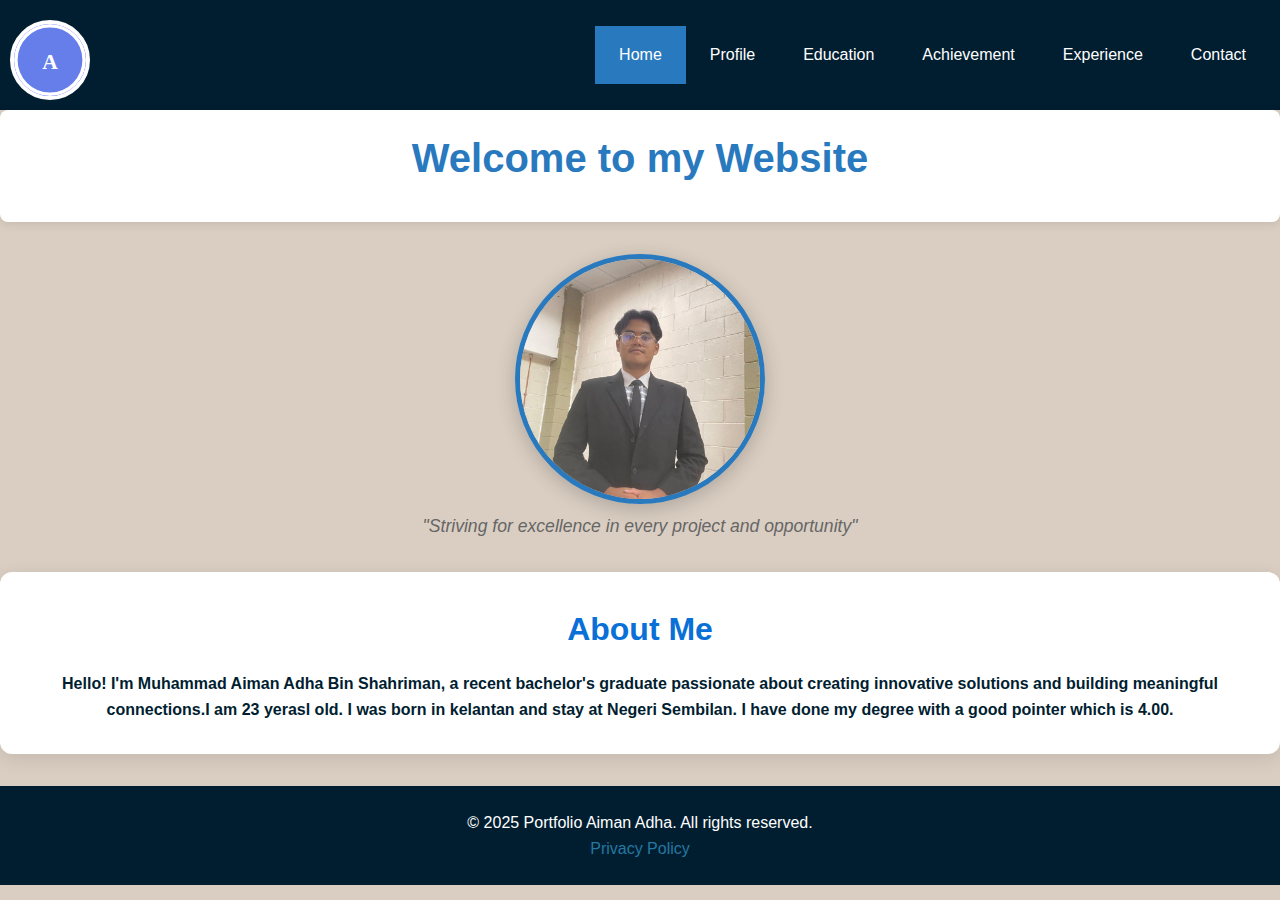
<file: index.html>
<!DOCTYPE html>
<html lang="en">
<head>
    <meta charset="UTF-8">
    <meta name="viewport" content="width=device-width, initial-scale=1.0">
    <title>Portfolio Aiman Adha - Profile</title>
    <link rel="stylesheet" href="home.css">
</head>
<body>

    
<ul>
<nav class="navigation">

    <div>
        <a href="coverpage.html" class="logo" onclick="showHome()">
            <img src="data:image/svg+xml,%3Csvg xmlns='http://www.w3.org/2000/svg' width='80' height='80' viewBox='0 0 80 80'%3E%3Ccircle cx='40' cy='40' r='38' fill='%23667eea' stroke='white' stroke-width='4'/%3E%3Ctext x='40' y='50' text-anchor='middle' fill='white' font-size='24' font-weight='bold'%3EA%3C/text%3E%3C/svg%3E" alt="Logo" class="logo-image">
            
        </a>
    </div>
        <ul class="nav-list">
            
            <li><a href="index.html" class="active">Home</a></li>
            <li><a href="Profile.html">Profile</a></li>
            <li><a href="education.html">Education</a></li>
            <li><a href="interest.html">Achievement</a></li>
            <li><a href="experience.html">Experience</a></li>
            <li><a href="contact.html">Contact</a></li>
        </ul>
    </nav>


    
  



<section class="hero-section">
            <div class="hero-content">
                
                <div class="matrix-info">
                    <h2>Welcome to my Website</h2>
                    
                </div>
                 

                <div class="hero-image">
                <img src="image/personal.png.jpg" alt="Aiman Adha Profile Picture" class="profile-pic">
            </div>
              <p class="tagline">"Striving for excellence in every project and opportunity"</p>
            </div>



<section>
  <main>
        <section class="about-section"></article>
            <h3>About Me</h3>
            <h4>Hello! I'm Muhammad Aiman Adha Bin Shahriman, a recent bachelor's graduate passionate about creating innovative solutions and building meaningful connections.I am 23 yerasl old. I was born in kelantan and stay at Negeri Sembilan.
                I have done my degree with a good pointer which is 4.00. 
            </p>




             


    </section>
     <footer>
         <footer class="footer">
        <p>&copy; 2025 Portfolio Aiman Adha. All rights reserved.</p>
        <p><a href="privacy.html">Privacy Policy</a></p>
    </footer>
                
            

          
    </footer>

</body>
</html>
</file>
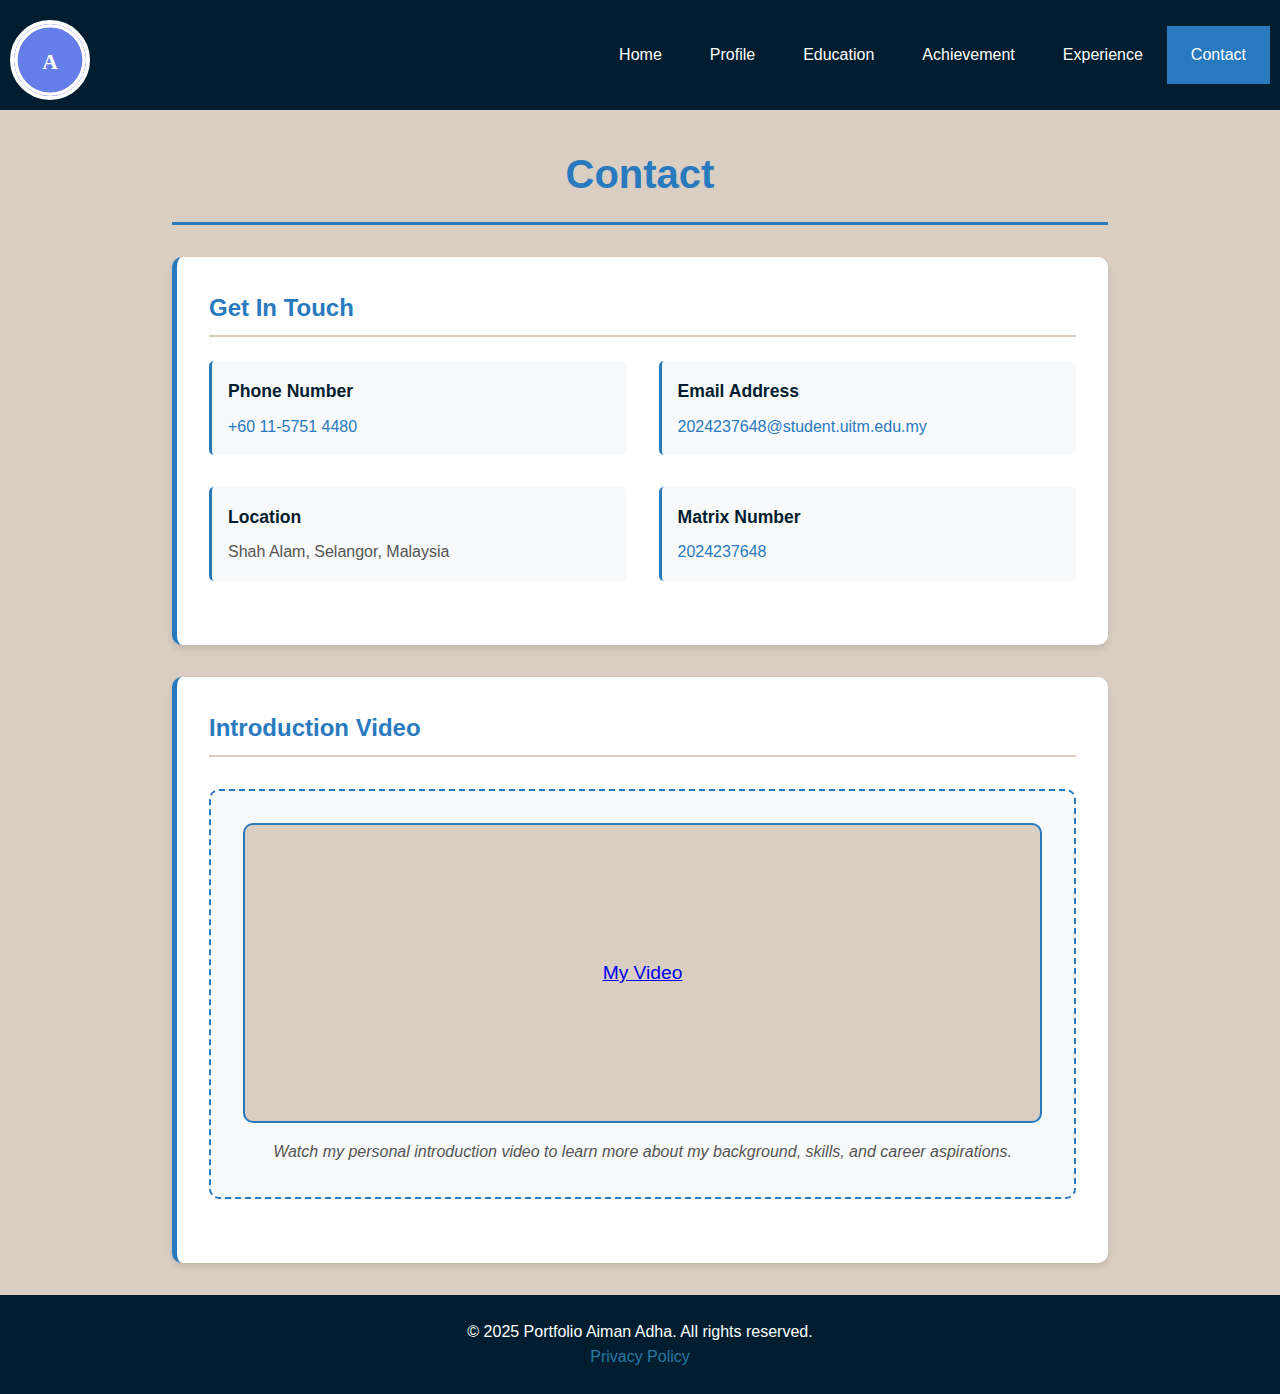
<file: contact.html>
<!DOCTYPE html>
<html lang="en">
<head>
    <meta charset="UTF-8">
    <title>Contact - Portfolio Aiman Adha</title>
   <link rel="stylesheet" href="contact.CSS">
</head>
<body>
    

    
  <ul>
<nav class="navigation">

    <div>
        <a href="coverpage.html" class="logo" onclick="showHome()">
            <img src="data:image/svg+xml,%3Csvg xmlns='http://www.w3.org/2000/svg' width='80' height='80' viewBox='0 0 80 80'%3E%3Ccircle cx='40' cy='40' r='38' fill='%23667eea' stroke='white' stroke-width='4'/%3E%3Ctext x='40' y='50' text-anchor='middle' fill='white' font-size='24' font-weight='bold'%3EA%3C/text%3E%3C/svg%3E" alt="Logo" class="logo-image">
            
        </a>
    </div>
        <ul class="nav-list">
            
            <li><a href="index.html" >Home</a></li>
            <li><a href="Profile.html">Profile</a></li>
            <li><a href="education.html">Education</a></li>
            <li><a href="interest.html">Achievement</a></li>
            <li><a href="experience.html">Experience</a></li>
            <li><a href="contact.html"class="active">Contact</a></li>
        </ul>
    </nav>


    
    <div class="container">
        <h1 class="page-title">Contact</h1>

        
        <section class="contact-section">
            <h2 class="section-title">Get In Touch</h2>
            
            <div class="contact-info">
                <div class="contact-item">
                    <h4>Phone Number</h4>
                    <p><a href="tel:+60123456789">+60 11-5751 4480</a></p>
                </div>

                <div class="contact-item">
                    <h4>Email Address</h4>
                    <p><a href="mailto:2024237648@student.uitm.edu.my">2024237648@student.uitm.edu.my</a></p>
                </div>

                <div class="contact-item">
                    <h4>Location</h4>
                    <p>Shah Alam, Selangor, Malaysia</p>
                </div>

                <div class="contact-item">
                    <h4>Matrix Number</h4>
                    <p><a href="My Matrix Number"> 2024237648</a></p>
                </div>
            </div>
        </section>

        
        <section class="contact-section">
            <h2 class="section-title">Introduction Video</h2>
            
            <div class="video-section">
                <div class="video-container">
                    <div class="video-placeholder">
                       <p><a href="video/video IMS458.mp4">My Video</a></p>
                    </div>
                    <p class="video-description">
                        Watch my personal introduction video to learn more about my background, skills, and career aspirations.
                    </p>
                </div>
            </div>
        </section>
    </div>

    
    <footer class="footer">
        
        <p>&copy; 2025 Portfolio Aiman Adha. All rights reserved.</p>
        <p><a href="privacy.html">Privacy Policy</a></p>


    </footer>
</body>
</html>
</file>
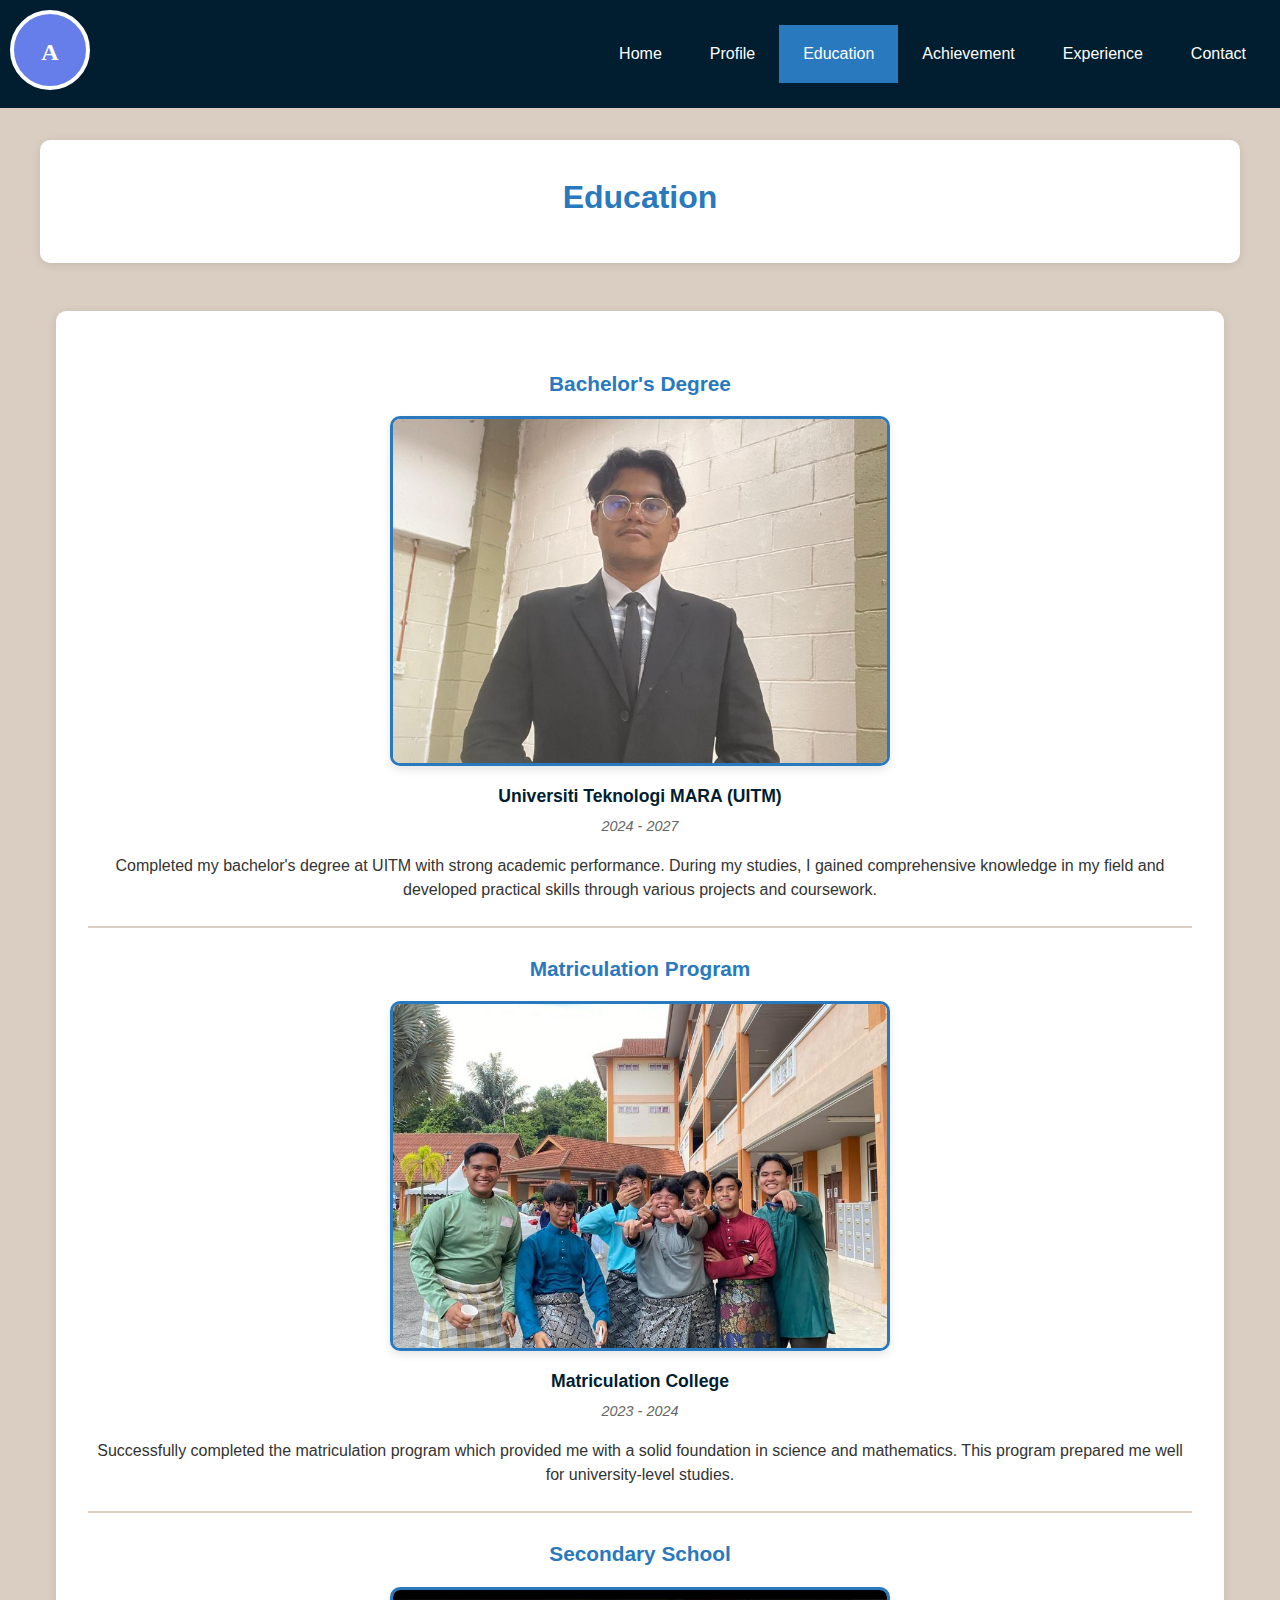
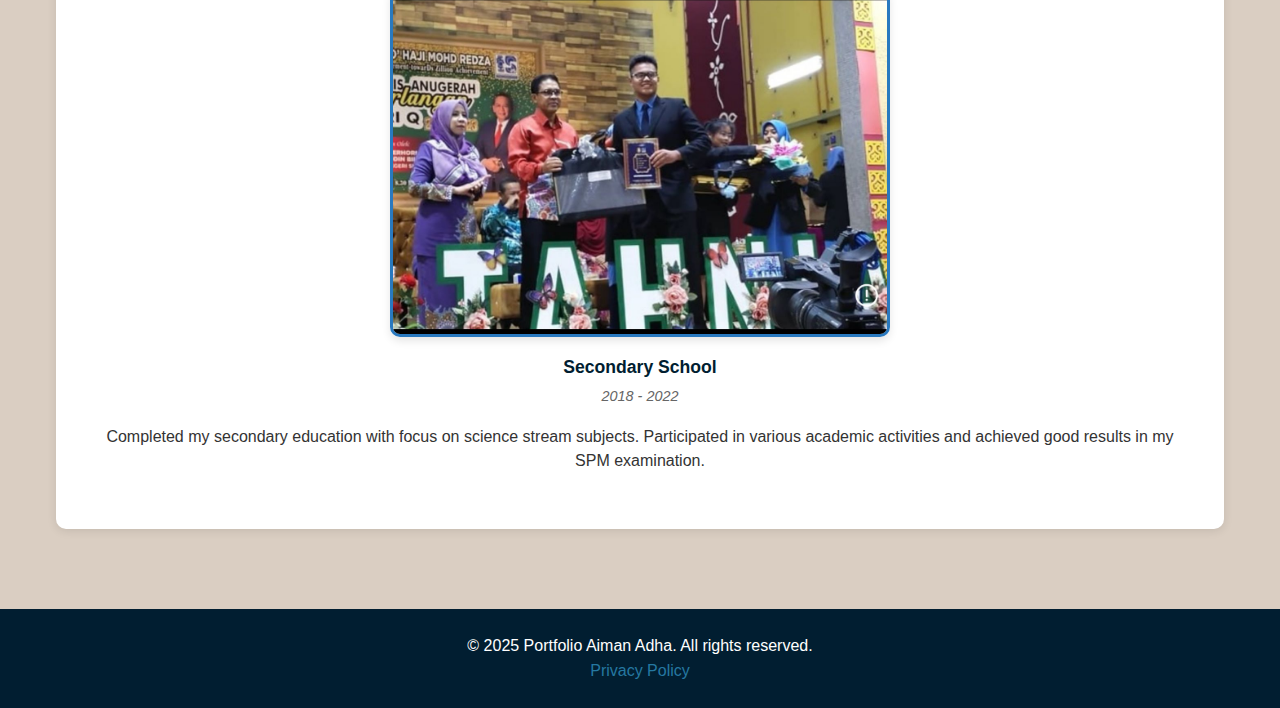
<file: education.html>
<!DOCTYPE html>
<html lang="en">
<head>
    <meta charset="UTF-8">
    <meta name="viewport" content="width=device-width, initial-scale=1.0">
    <title>Education - Portfolio Aiman Adha</title>
    <link rel="stylesheet" href="education.CSS">
</head>
<body>

 <ul>
<nav class="navigation">

    <div>
       
            <img src="data:image/svg+xml,%3Csvg xmlns='http://www.w3.org/2000/svg' width='80' height='80' viewBox='0 0 80 80'%3E%3Ccircle cx='40' cy='40' r='38' fill='%23667eea' stroke='white' stroke-width='4'/%3E%3Ctext x='40' y='50' text-anchor='middle' fill='white' font-size='24' font-weight='bold'%3EA%3C/text%3E%3C/svg%3E" alt="Logo" class="logo-image">
            
    
    </div>
        <ul class="nav-list">
            
            <li><a href="index.html">Home</a></li>
            <li><a href="Profile.html" >Profile</a></li>
            <li><a href="education.html" class="active">Education</a></li>
            <li><a href="interest.html">Achievement</a></li>
            <li><a href="experience.html">Experience</a></li>
            <li><a href="contact.html">Contact</a></li>
        </ul>
    </nav>

    
    <div class="title-section">
        <h2>Education</h2>
    </div>
    <div class="container">
        <div class="education-content">
            
            <div class="education-item">
                <div class="education-details">
                    <div class="education-level">Bachelor's Degree</div>
                    <div class="education-image">
                        <img src="image/personal.png.jpg" alt="UITM Logo">
                    </div>
                    <div class="institution">Universiti Teknologi MARA (UITM)</div>
                    <div class="duration">2024 - 2027</div>
                    <div class="description">
                        Completed my bachelor's degree at UITM with strong academic performance. 
                        During my studies, I gained comprehensive knowledge in my field and developed 
                        practical skills through various projects and coursework.
                    </div>
                </div>
            </div>
            <div class="education-item">
                <div class="education-details">
                    <div class="education-level">Matriculation Program</div>
                    <div class="education-image">
                        <img src="image/Matriks.png.jpg" alt="Matriculation College">
                    </div>
                    <div class="institution">Matriculation College</div>
                    <div class="duration">2023 - 2024</div>
                    <div class="description">
                        Successfully completed the matriculation program which provided me with 
                        a solid foundation in science and mathematics. This program prepared me 
                        well for university-level studies.
                    </div>
                </div>
            </div>
            <div class="education-item">
                <div class="education-details">
                    <div class="education-level">Secondary School</div>
                    <div class="education-image">
                        <img src="image/secondary school.png.jpg" alt="Secondary School'">
                    </div>
                    <div class="institution">Secondary School</div>
                    <div class="duration">2018 - 2022</div>
                    <div class="description">
                        Completed my secondary education with focus on science stream subjects. 
                        Participated in various academic activities and achieved good results 
                        in my SPM examination.
                    </div>
                </div>
            </div>
        </div>
    </div>
    <footer class="footer">
        <p>&copy; 2025 Portfolio Aiman Adha. All rights reserved.</p>
        <p><a href="privacy.html">Privacy Policy</a></p>
    </footer>
</body>
</html>
</file>
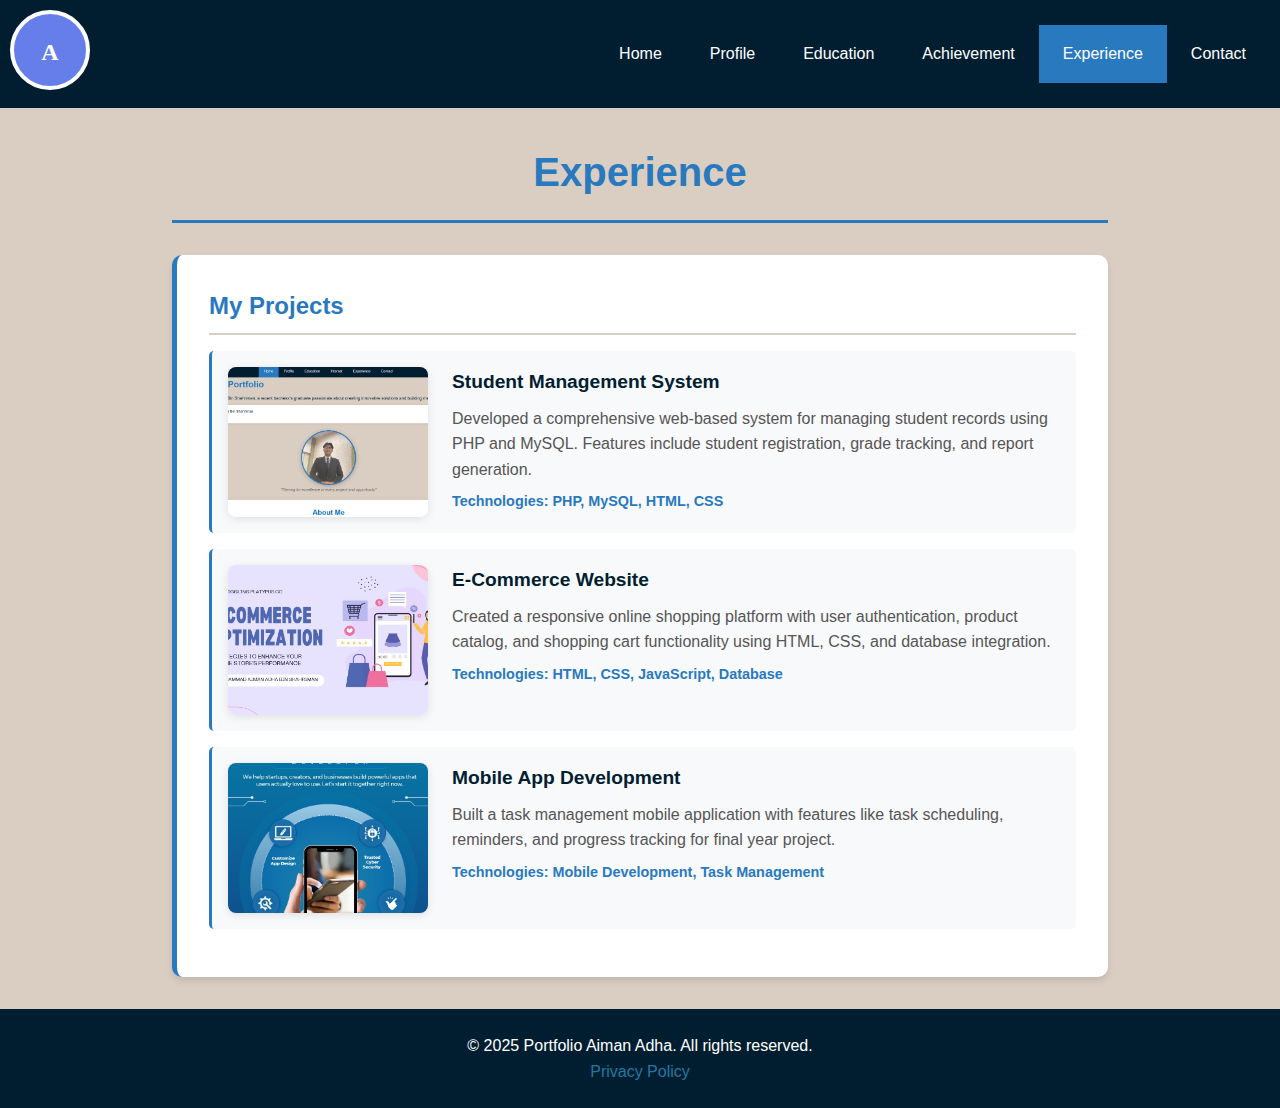
<file: experience.html>
<!DOCTYPE html>
<html lang="en">
<head>
    <meta charset="UTF-8">
    <title>Experience - Portfolio Aiman Adha</title>
    <link rel="stylesheet" href="experience.CSS">
</head>
<body>

 <ul>
<nav class="navigation">

    <div>
        
            <img src="data:image/svg+xml,%3Csvg xmlns='http://www.w3.org/2000/svg' width='80' height='80' viewBox='0 0 80 80'%3E%3Ccircle cx='40' cy='40' r='38' fill='%23667eea' stroke='white' stroke-width='4'/%3E%3Ctext x='40' y='50' text-anchor='middle' fill='white' font-size='24' font-weight='bold'%3EA%3C/text%3E%3C/svg%3E" alt="Logo" class="logo-image">
            
        
    </div>
        <ul class="nav-list">
            
            <li><a href="index.html" >Home</a></li>
            <li><a href="Profile.html">Profile</a></li>
            <li><a href="education.html">Education</a></li>
            <li><a href="interest.html">Achievement</a></li>
            <li><a href="experience.html"class="active">Experience</a></li>
            <li><a href="contact.html">Contact</a></li>
        </ul>
    </nav>

    

    <div class="container">
        <h1 class="page-title">Experience</h1>

        <section class="experience-section">
            <h2 class="section-title">My Projects</h2>
            
            <div class="project-item">
                <div class="project-image">
                    <img src="image/project1.png.jpg" alt="Student Management">
                </div>
                <div class="project-content">
                    <h4>Student Management System</h4>
                    <p>Developed a comprehensive web-based system for managing student records using PHP and MySQL. Features include student registration, grade tracking, and report generation.</p>
                    <div class="project-tech">Technologies: PHP, MySQL, HTML, CSS</div>
                </div>
            </div>

            <div class="project-item">
                <div class="project-image">
                    <img src="image/E-commerce.png.jpg" alt="E-Commerce Website ">
                </div>
                <div class="project-content">
                    <h4>E-Commerce Website</h4>
                    <p>Created a responsive online shopping platform with user authentication, product catalog, and shopping cart functionality using HTML, CSS, and database integration.</p>
                    <div class="project-tech">Technologies: HTML, CSS, JavaScript, Database</div>
                </div>
            </div>

            <div class="project-item">
                <div class="project-image">
                    <img src="image/Mobile-app.png.jpg" alt="Mobile App" >
                </div>
                <div class="project-content">
                    <h4>Mobile App Development</h4>
                    <p>Built a task management mobile application with features like task scheduling, reminders, and progress tracking for final year project.</p>
                    <div class="project-tech">Technologies: Mobile Development, Task Management</div>
                </div>
            </div>
        </section>
    </div>

    <footer class="footer">
        <p>&copy; 2025 Portfolio Aiman Adha. All rights reserved.</p>
        <p><a href="privacy.html">Privacy Policy</a></p>
    </footer>
</body>
</html>
</file>
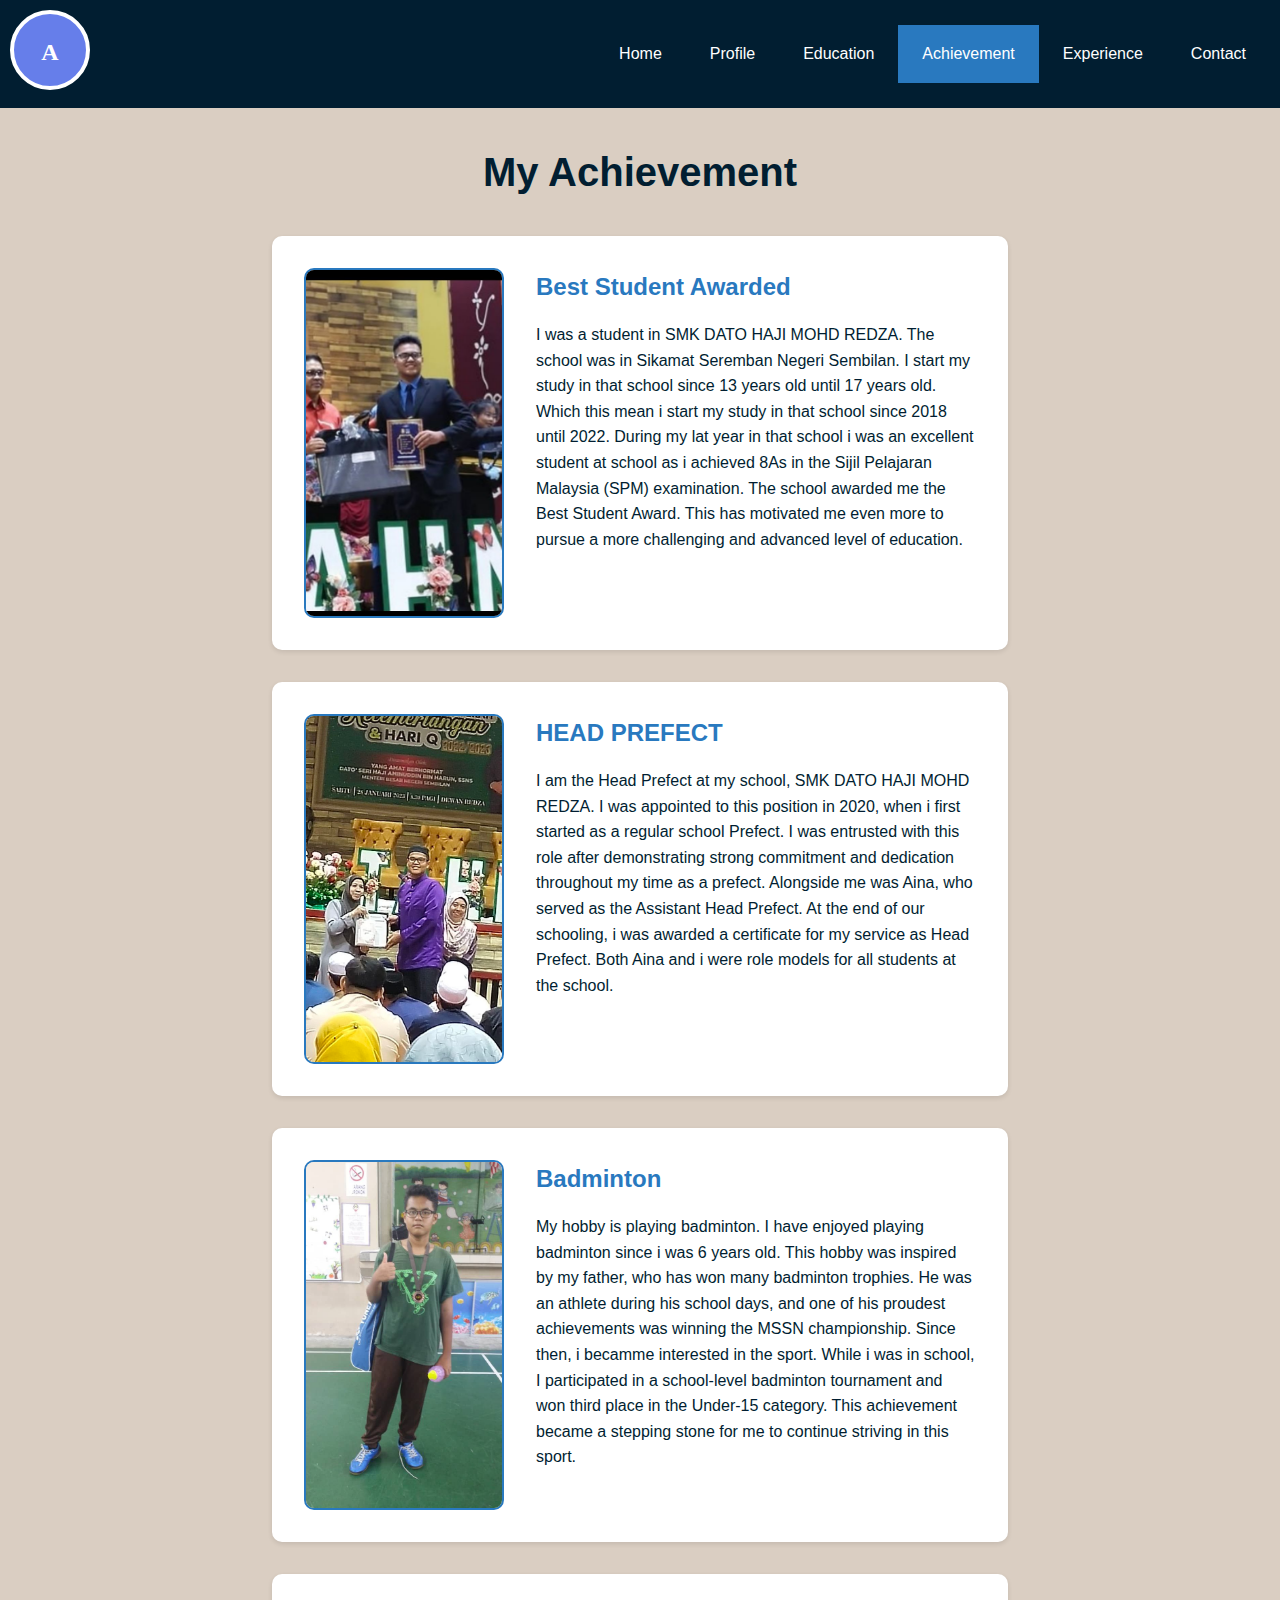
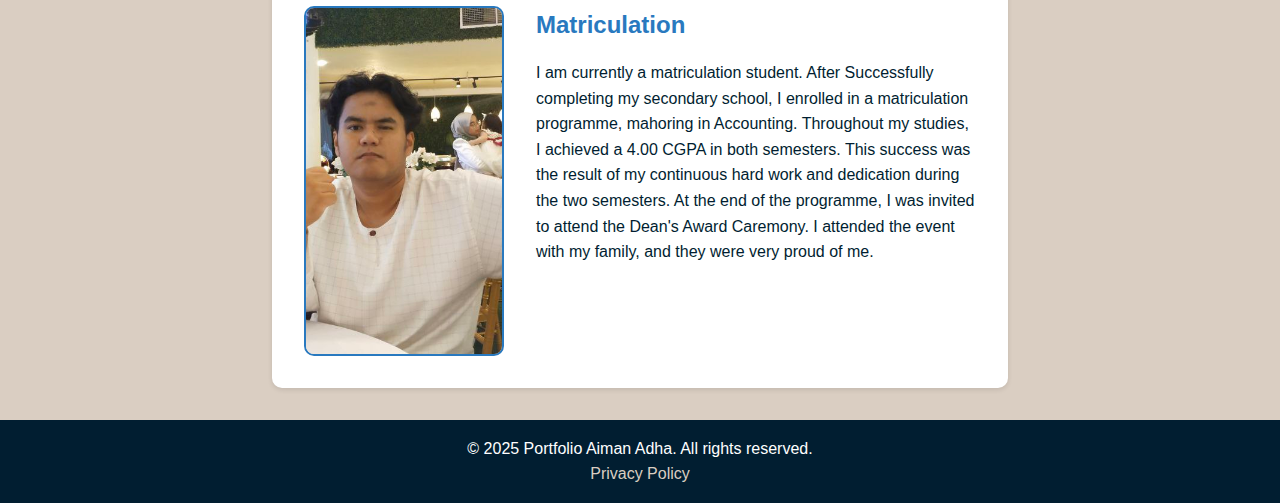
<file: interest.html>
<!DOCTYPE html>
<html lang="en">
<head>
    <meta charset="UTF-8">
    <title>Interests - Portfolio Aiman Adha</title>
    <link rel="stylesheet" href="interest.CSS">
</head>
<body>
    
    <ul>
<nav class="navigation">

    <div>
        
            <img src="data:image/svg+xml,%3Csvg xmlns='http://www.w3.org/2000/svg' width='80' height='80' viewBox='0 0 80 80'%3E%3Ccircle cx='40' cy='40' r='38' fill='%23667eea' stroke='white' stroke-width='4'/%3E%3Ctext x='40' y='50' text-anchor='middle' fill='white' font-size='24' font-weight='bold'%3EA%3C/text%3E%3C/svg%3E" alt="Logo" class="logo-image">
            
        </a>
    </div>
        <ul class="nav-list">
            
            <li><a href="index.html" >Home</a></li>
            <li><a href="Profile.html">Profile</a></li>
            <li><a href="education.html">Education</a></li>
            <li><a href="interest.html" class="active">Achievement</a></li>
            <li><a href="experience.html">Experience</a></li>
            <li><a href="contact.html">Contact</a></li>
        </ul>
    </nav>

    

   
    <main>
        <h1>My Achievement</h1>

        <div class="interest-section">
            <div class="interest-image">
               
                <img src="image/secondary school.png.jpg" alt="Technology">
                <span></span>
            </div>
            <div class="interest-content">
                <h2>Best Student Awarded</h2>
                <p> I was a student in SMK DATO HAJI MOHD REDZA. The school was in Sikamat Seremban Negeri Sembilan. I start my study in that school
                    since 13 years old until 17 years old. Which this mean i start my study in that school since 2018 until 2022. During my lat year in that school
                    i was  an excellent student at school as i achieved 8As in the Sijil Pelajaran Malaysia (SPM) examination. The school awarded me the Best Student Award.
                    This has motivated me even more to pursue a more challenging and advanced level of education.
                </p>
                
            </div>
        </div>

        <div class="interest-section">
            <div class="interest-image">
               
                <img src="image/headprefecect.jpg" alt="Design">
                <span></span>
            </div>
            <div class="interest-content">
                <h2>HEAD PREFECT</h2>
                <p>I am the Head Prefect at my school, SMK DATO HAJI MOHD REDZA. I was appointed to this position in 2020, when i first started as a regular school Prefect.
                    I was entrusted with this role after demonstrating strong commitment and dedication throughout my time as a prefect.
                    Alongside me was Aina, who served as the Assistant Head Prefect. At the end of our schooling, i was awarded a certificate for my service as 
                    Head Prefect. Both Aina and i were role models for all students at the school.
                </p>
               
            </div>
        </div>

        <div class="interest-section">
            <div class="interest-image">
                
                <img src="image/badminton2.jpg" alt="Learning">
                <span></span>
            </div>
            <div class="interest-content">
                <h2>Badminton</h2>
                <p>My hobby is playing badminton. I have enjoyed playing badminton since i was 6 years old. This hobby was inspired by my father,
                    who has won many badminton trophies. He was an athlete during his school days, and one of his proudest achievements was winning
                     the MSSN championship. Since then, i becamme interested in the sport. While i was in school, I participated in a school-level 
                     badminton tournament  and won third place in the Under-15 category. This achievement became a stepping stone for me to 
                     continue striving in this sport.
                </p>
                
            </div>
        </div>

        <div class="interest-section">
            <div class="interest-image">
               
                <img src="image/matrikulasi2.jpg" alt="Hobbies">
                <span></span>
            </div>
            <div class="interest-content">
                <h2>Matriculation</h2>
                <p>I am currently a matriculation student. After Successfully completing my secondary school, I enrolled in a matriculation programme, mahoring in Accounting.
                    Throughout my studies, I  achieved a 4.00 CGPA in both semesters. This success was the result of my continuous hard work and dedication during the two
                    semesters. At the end of the programme, I was invited to attend the Dean's Award Caremony. I attended the event with my family, and they were very proud of me. 

                </p>
                
            </div>
        </div>
    </main>

   
    <footer>
        <p>&copy; 2025 Portfolio Aiman Adha. All rights reserved.</p>
        <p><a href="#" class="privacy-policy">Privacy Policy</a></p>
    </footer>
</body>
</html>
</file>
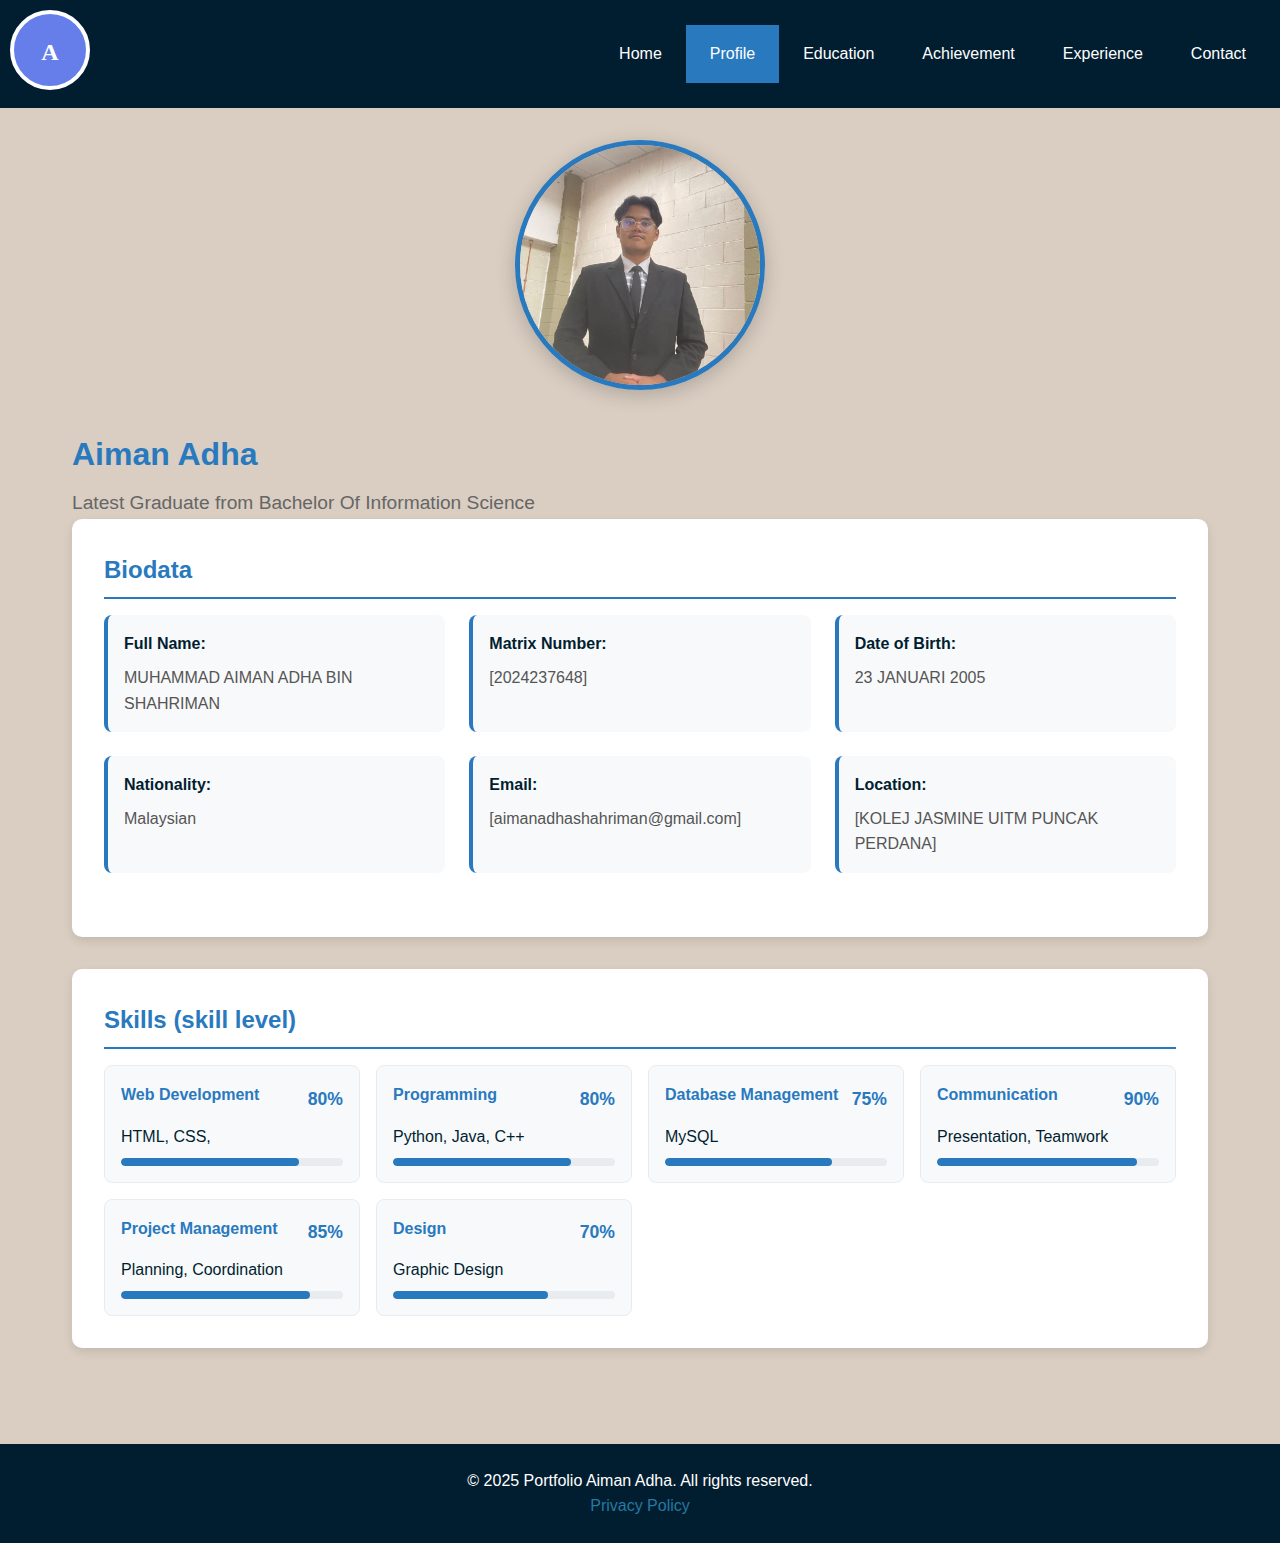
<file: Profile.html>
<!DOCTYPE html>
<html lang="en">
<head>
    <meta charset="UTF-8">
    <meta name="viewport" content="width=device-width, initial-scale=1.0">
    <title>Portfolio Aiman Adha - Profile</title>
    <link rel="stylesheet" href="Profile.CSS">
</head>

<body>
    
    <ul>
<nav class="navigation">

    <div>
       
            <img src="data:image/svg+xml,%3Csvg xmlns='http://www.w3.org/2000/svg' width='80' height='80' viewBox='0 0 80 80'%3E%3Ccircle cx='40' cy='40' r='38' fill='%23667eea' stroke='white' stroke-width='4'/%3E%3Ctext x='40' y='50' text-anchor='middle' fill='white' font-size='24' font-weight='bold'%3EA%3C/text%3E%3C/svg%3E" alt="Logo" class="logo-image">
            
    
    </div>
        <ul class="nav-list">
            
            <li><a href="index.html">Home</a></li>
            <li><a href="Profile.html" class="active">Profile</a></li>
            <li><a href="education.html">Education</a></li>
            <li><a href="interest.html">Achievement</a></li>
            <li><a href="experience.html">Experience</a></li>
            <li><a href="contact.html">Contact</a></li>
        </ul>
    </nav>

    
    <main class="container">
        
        <div class="profile-header">
            

            <div class="hero-image">
                <img src="image/personal.png.jpg" alt="Aiman Adha Profile Picture" class="profile-pic">
            </div>
            
            
                
            </div>
            <h2 style="color: #2979BF; font-size: 2rem; margin-bottom: 0.5rem;">Aiman Adha</h2>
            <p style="font-size: 1.2rem; color: #666;">Latest Graduate from Bachelor Of Information Science</p>
        </div>

       
        <section class="profile-section">
            <h3 class="section-title">Biodata</h3>
            <div class="biodata-grid">
                <div class="biodata-item">
                    <div class="biodata-label">Full Name:</div>
                    <div class="biodata-value">MUHAMMAD AIMAN ADHA BIN SHAHRIMAN </div>
                </div>
                <div class="biodata-item">
                    <div class="biodata-label">Matrix Number:</div>
                    <div class="biodata-value">[2024237648]</div>
                </div>
                <div class="biodata-item">
                    <div class="biodata-label">Date of Birth:</div>
                    <div class="biodata-value">23 JANUARI 2005</div>
                </div>
                <div class="biodata-item">
                    <div class="biodata-label">Nationality:</div>
                    <div class="biodata-value">Malaysian</div>
                </div>
                <div class="biodata-item">
                    <div class="biodata-label">Email:</div>
                    <div class="biodata-value">[aimanadhashahriman@gmail.com]</div>
                </div>
                <div class="biodata-item">
                    <div class="biodata-label">Location:</div>
                    <div class="biodata-value">[KOLEJ JASMINE UITM PUNCAK PERDANA]</div>
                </div>
            </div>
        </section>

        
       

        
        <section class="profile-section">
            <h3 class="section-title">Skills  (skill level)</h3>
            <div class="skills-list">
                <div class="skill-item">
                    <div class="skill-header">
                        <div class="skill-name">Web Development</div>
                        <div class="skill-percentage">80%</div>
                    </div>
                    <p>HTML, CSS,</p>
                    <div class="skill-level">
                        <div class="skill-progress" style="width: 80%;"></div>
                    </div>
                </div>
                <div class="skill-item">
                    <div class="skill-header">
                        <div class="skill-name">Programming</div>
                        <div class="skill-percentage">80%</div>
                    </div>
                    <p>Python, Java, C++</p>
                    <div class="skill-level">
                        <div class="skill-progress" style="width: 80%;"></div>
                    </div>
                </div>
                <div class="skill-item">
                    <div class="skill-header">
                        <div class="skill-name">Database Management</div>
                        <div class="skill-percentage">75%</div>
                    </div>
                    <p>MySQL</p>
                    <div class="skill-level">
                        <div class="skill-progress" style="width: 75%;"></div>
                    </div>
                </div>
                <div class="skill-item">
                    <div class="skill-header">
                        <div class="skill-name">Communication</div>
                        <div class="skill-percentage">90%</div>
                    </div>
                    <p>Presentation, Teamwork</p>
                    <div class="skill-level">
                        <div class="skill-progress" style="width: 90%;"></div>
                    </div>
                </div>
                <div class="skill-item">
                    <div class="skill-header">
                        <div class="skill-name">Project Management</div>
                        <div class="skill-percentage">85%</div>
                    </div>
                    <p>Planning, Coordination</p>
                    <div class="skill-level">
                        <div class="skill-progress" style="width: 85%;"></div>
                    </div>
                </div>
                <div class="skill-item">
                    <div class="skill-header">
                        <div class="skill-name">Design</div>
                        <div class="skill-percentage">70%</div>
                    </div>
                    <p> Graphic Design</p>
                    <div class="skill-level">
                        <div class="skill-progress" style="width: 70%;"></div>
                    </div>
                </div>
            </div>
        </section>
    </main>

    
    <footer class="footer">
        <p>&copy; 2025 Portfolio Aiman Adha. All rights reserved.</p>
        <p><a href="privacy.html">Privacy Policy</a></p>
    </footer>
</body>
</html>
</file>
<file: home.css>
* {
            margin: 0;
            padding: 0;
            box-sizing: border-box;
        }

        body {
            font-family: Arial, sans-serif;
            background-color: #dacec2;
            color: #011e31;
            line-height: 1.6;
        }

    .logo {
            width: 80px;
            height: 80px;
            background: #6b73ff;
            border-radius: 50%;
            display: flex;
            align-items: center;
            justify-content: center;
            font-size: 2rem;
            font-weight: bold;
            color: white;
            border: 4px solid white;
           
            margin-top: 10px;
        }
        .logo img {
    width: 100%; 
    height: auto; 
    border-radius: 50%; 
}
        
        .navigation {
    display: flex;
    align-items: center; 
    justify-content: space-between; 
    padding: 10px; 
    background-color: #011e31;
}

        .nav-list {
            list-style: none;
            display: flex;
            justify-content: center;
            flex-wrap: wrap;
        }

        .nav-list li {
            margin: 0;
        }

        .nav-list a {
            display: block;
            color: white;
            text-decoration: none;
            padding: 1rem 1.5rem;
            transition: background-color 0.3s ease;
            text-transform: capitalize;
        }

        .nav-list a:hover {
            background-color: #2979BF;
        }

        .nav-list a.active {
            background-color: #2979BF;
        }
 


      .student-info {
            flex: 1;
        }

        .hero-content h2 {
            font-size: 2.5rem;
            color: #2979BF;
            margin-bottom: 1rem;
            text-align: center;
        }

        .hero-content .intro {
            font-size: 1.2rem;
            margin-bottom: 1rem;
            color: #011e31;
        }

        .hero-content .tagline {
            font-size: 1.1rem;
            color: #666;
            font-style: italic;
            margin-bottom: 2rem;
            text-align: center;
        }


.hero-content .matrix-info {
            background-color: white;
            padding: 1rem;
            border-radius: 8px;
            box-shadow: 0 2px 10px rgba(0,0,0,0.1);
            margin-bottom: 2rem;
        }



.hero-image {
            text-align: center;
        }

         .profile-pic {
            width: 250px;
            height: 250px;
            border-radius: 50%;
            object-fit: cover;
            border: 5px solid #2979BF;
            box-shadow: 0 5px 20px rgba(0,0,0,0.2);
            transition: transform 0.3s ease;
        }

        .profile-pic:hover {
            transform: scale(1.05);
        }

        .about-section {
            background-color: white;
            padding: 2rem;
            border-radius: 12px;
            box-shadow: 0 5px 20px rgba(0,0,0,0.1);
            text-align: center;
        }

        .about-section h3 {
            color: #0970d7;
            font-size: 2rem;
            margin-bottom: 1rem;
        }

        .about-section p {
            font-size: 1.1rem;
            color: #011e31;
            max-width: 600px;
            margin: 0 auto;
        }

        .footer {
            background-color: #011e31;
            color: white;
            text-align: center;
            padding: 1.5rem;
            margin-top: 2rem;
        }

        .footer a {
            color: #2578a1;
            text-decoration: none;
        }

        .footer a:hover {
            text-decoration: underline;
        }
</file>
<file: contact.CSS>
* {
            margin: 0;
            padding: 0;
            box-sizing: border-box;
        }

        body {
            font-family: Arial, sans-serif;
            background-color: #dacec2;
            color: #011e31;
            line-height: 1.6;
        }

    .logo {
            width: 80px;
            height: 80px;
            background: #6b73ff;
            border-radius: 50%;
            display: flex;
            align-items: center;
            justify-content: center;
            font-size: 2rem;
            font-weight: bold;
            color: white;
            border: 4px solid white;
           
            margin-top: 10px;
        }
        .logo img {
    width: 100%; 
    height: auto; 
    border-radius: 50%; 
}
        
        .navigation {
    display: flex;
    align-items: center; 
    justify-content: space-between; 
    padding: 10px; 
    background-color: #011e31;
}

        .nav-list {
            list-style: none;
            display: flex;
            justify-content: center;
            flex-wrap: wrap;
        }

        .nav-list li {
            margin: 0;
        }

        .nav-list a {
            display: block;
            color: white;
            text-decoration: none;
            padding: 1rem 1.5rem;
            transition: background-color 0.3s ease;
            text-transform: capitalize;
        }

        .nav-list a:hover {
            background-color: #2979BF;
        }

        .nav-list a.active {
            background-color: #2979BF;
        }

        .info-title {
            color: #000000;
            font-size: 28px;
            font-weight: bold;
            margin-bottom: 25px;
            text-align: center;
            border-bottom: 3px solid #e8eaf3;
            padding-bottom: 15px;
        }

        .info-item {
            display: flex;
            padding: 12px 0;
            border-bottom: 1px solid #eee;
            font-size: 16px;
        }

        .info-label {
            font-weight: bold;
            color: #555;
            width: 150px;
            flex-shrink: 0;
        }

        .info-value {
            color: #333;
            flex: 1;
        }

         

 

        
        .container {
            max-width: 1000px;
            margin: 2rem auto;
            padding: 0 2rem;
        }

        .page-title {
            text-align: center;
            color: #2979BF;
            font-size: 2.5rem;
            margin-bottom: 2rem;
            border-bottom: 3px solid #2979BF;
            padding-bottom: 1rem;
        }

        
        .contact-section {
            background-color: white;
            margin: 2rem 0;
            padding: 2rem;
            border-radius: 10px;
            box-shadow: 0 4px 6px rgba(0,0,0,0.1);
            border-left: 5px solid #2979BF;
        }

        .section-title {
            color: #2979BF;
            font-size: 1.5rem;
            margin-bottom: 1.5rem;
            border-bottom: 2px solid #dacec2;
            padding-bottom: 0.5rem;
        }

        .contact-info {
            display: grid;
            grid-template-columns: 1fr 1fr;
            gap: 2rem;
            margin-bottom: 2rem;
        }

        .contact-item {
            padding: 1rem;
            background-color: #f8f9fa;
            border-radius: 5px;
            border-left: 3px solid #2979BF;
        }

        .contact-item h4 {
            color: #011e31;
            margin-bottom: 0.5rem;
            font-size: 1.1rem;
        }

        .contact-item p {
            color: #555;
            font-size: 1rem;
        }

        .contact-item a {
            color: #2979BF;
            text-decoration: none;
        }

        .contact-item a:hover {
            text-decoration: underline;
        }

        
        .video-section {
            text-align: center;
            margin: 2rem 0;
        }

        .video-container {
            background-color: #f8f9fa;
            padding: 2rem;
            border-radius: 10px;
            border: 2px dashed #2979BF;
        }

        .video-placeholder {
            width: 100%;
            height: 300px;
            background-color: #dacec2;
            border: 2px solid #2979BF;
            border-radius: 10px;
            display: flex;
            align-items: center;
            justify-content: center;
            color: #011e31;
            font-size: 1.2rem;
            margin-bottom: 1rem;
        }

        .video-description {
            color: #555;
            font-style: italic;
        }



        .portfolio-links {
            margin-top: 1rem;
        }

        .portfolio-link {
            display: inline-block;
            background-color: #2979BF;
            color: white;
            padding: 0.8rem 1.5rem;
            text-decoration: none;
            border-radius: 5px;
            margin: 0.5rem;
            transition: background-color 0.3s ease;
        }

        .portfolio-link:hover {
            background-color: #1976D2;
        }

       
        .footer {
            background-color: #011e31;
            color: white;
            text-align: center;
            padding: 1.5rem;
            margin-top: 2rem;
        }

        .footer a {
            color: #2578a1;
            text-decoration: none;
        }

        .footer a:hover {
            text-decoration: underline;
        }
</file>
<file: education.CSS>
* {
            margin: 0;
            padding: 0;
            box-sizing: border-box;
        }

        body {
            font-family: Arial, sans-serif;
            background-color: #dacec2;
            color: #011e31;
            line-height: 1.6;
        }

    .logo {
            width: 80px;
            height: 80px;
            background: #6b73ff;
            border-radius: 50%;
            display: flex;
            align-items: center;
            justify-content: center;
            font-size: 2rem;
            font-weight: bold;
            color: white;
            border: 4px solid white;
           
            margin-top: 10px;
        }
        .logo img {
    width: 100%; 
    height: auto; 
    border-radius: 50%; 
}
        
        .navigation {
    display: flex;
    align-items: center; 
    justify-content: space-between; 
    padding: 10px; 
    background-color: #011e31;
}

        .nav-list {
            list-style: none;
            display: flex;
            justify-content: center;
            flex-wrap: wrap;
        }

        .nav-list li {
            margin: 0;
        }

        .nav-list a {
            display: block;
            color: white;
            text-decoration: none;
            padding: 1rem 1.5rem;
            transition: background-color 0.3s ease;
            text-transform: capitalize;
        }

        .nav-list a:hover {
            background-color: #2979BF;
        }

        .nav-list a.active {
            background-color: #2979BF;
        }

.title-section {
    text-align: center;
    padding: 2rem 0;
    background-color: white;
    margin: 2rem auto;
    max-width: 1200px;
    border-radius: 10px;
    box-shadow: 0 2px 10px rgba(0,0,0,0.1);
}

.title-section h2 {
    color: #2979BF;
    font-size: 2rem;
    margin-bottom: 0.5rem;
}

.container {
    max-width: 1200px;
    margin: 0 auto;
    padding: 1rem;
    min-height: calc(100vh - 300px);
}

.education-content {
    background-color: white;
    padding: 2rem;
    border-radius: 10px;
    box-shadow: 0 2px 10px rgba(0,0,0,0.1);
    margin-bottom: 2rem;
}

.education-item {
    padding: 1.5rem 0;
    border-bottom: 2px solid #dacec2;
}

.education-item:last-child {
    border-bottom: none;
}

.education-image {
    width: 500px;
    height: 350px;
    border-radius: 10px;
    overflow: hidden;
    box-shadow: 0 4px 8px rgba(0,0,0,0.1);
    border: 3px solid #2979BF;
    margin: 1rem auto;
    display: block;
}

.education-image img {
    width: 100%;
    height: 100%;
    object-fit: cover;
    transition: transform 0.3s ease;
}

.education-image:hover img {
    transform: scale(1.05);
}

.education-details {
    width: 100%;
    text-align: center;
}

.education-level {
    color: #2979BF;
    font-size: 1.3rem;
    font-weight: bold;
    margin-bottom: 0.5rem;
}

.institution {
    color: #011e31;
    font-size: 1.1rem;
    font-weight: 600;
    margin-bottom: 0.3rem;
}

.duration {
    color: #666;
    font-size: 0.9rem;
    margin-bottom: 1rem;
    font-style: italic;
}

.description {
    color: #333;
    line-height: 1.5;
}

.footer {
    background-color: #011e31;
    color: white;
    text-align: center;
    padding: 1.5rem;
    margin-top: 2rem;
}

.footer a {
    color: #2578a1;
    text-decoration: none;
}

.footer a:hover {
    text-decoration: underline;
}
</file>
<file: experience.CSS>
* {
            margin: 0;
            padding: 0;
            box-sizing: border-box;
        }

        body {
            font-family: Arial, sans-serif;
            background-color: #dacec2;
            color: #011e31;
            line-height: 1.6;
        }

    .logo {
            width: 80px;
            height: 80px;
            background: #6b73ff;
            border-radius: 50%;
            display: flex;
            align-items: center;
            justify-content: center;
            font-size: 2rem;
            font-weight: bold;
            color: white;
            border: 4px solid white;
           
            margin-top: 10px;
        }
        .logo img {
    width: 100%; 
    height: auto; 
    border-radius: 50%; 
}
        
        .navigation {
    display: flex;
    align-items: center; 
    justify-content: space-between; 
    padding: 10px; 
    background-color: #011e31;
}

        .nav-list {
            list-style: none;
            display: flex;
            justify-content: center;
            flex-wrap: wrap;
        }

        .nav-list li {
            margin: 0;
        }

        .nav-list a {
            display: block;
            color: white;
            text-decoration: none;
            padding: 1rem 1.5rem;
            transition: background-color 0.3s ease;
            text-transform: capitalize;
        }

        .nav-list a:hover {
            background-color: #2979BF;
        }

        .nav-list a.active {
            background-color: #2979BF;
        }

/* Main Content */
.container {
    max-width: 1000px;
    margin: 2rem auto;
    padding: 0 2rem;
   
}

.page-title {
    text-align: center;
    color: #2979BF;
    font-size: 2.5rem;
    margin-bottom: 2rem;
    border-bottom: 3px solid #2979BF;
    padding-bottom: 1rem;
}

.experience-section {
    background-color: white;
    margin: 2rem 0;
    padding: 2rem;
    border-radius: 10px;
    box-shadow: 0 4px 6px rgba(0,0,0,0.1);
    border-left: 5px solid #2979BF;
    transition: transform 0.3s ease;
}

.experience-section:hover {
    transform: translateY(-2px);
}

.section-title {
    color: #2979BF;
    font-size: 1.5rem;
    margin-bottom: 1rem;
    border-bottom: 2px solid #dacec2;
    padding-bottom: 0.5rem;
}

.project-item {
    margin: 1rem 0;
    padding: 1rem;
    background-color: #f8f9fa;
    border-radius: 5px;
    border-left: 3px solid #2979BF;
    display: flex;
    gap: 1.5rem;
    align-items: flex-start;
}

.project-image {
    flex-shrink: 0;
    width: 200px;
    height: 150px;
    border-radius: 8px;
    overflow: hidden;
    box-shadow: 0 2px 8px rgba(0,0,0,0.1);
}

.project-image img {
    width: 100%;
    height: 100%;
    object-fit: cover;
    transition: transform 0.3s ease;
}

.project-image:hover img {
    transform: scale(1.05);
}

.project-content {
    flex: 1;
}

.project-content h4 {
    color: #011e31;
    margin-bottom: 0.5rem;
    font-size: 1.2rem;
}

.project-content p {
    color: #555;
    margin-bottom: 0.5rem;
}

.project-tech {
    color: #2979BF;
    font-size: 0.9rem;
    font-weight: bold;
    margin-top: 0.5rem;
}

.footer {
    background-color: #011e31;
    color: white;
    text-align: center;
    padding: 1.5rem;
    margin-top: 2rem;
}

.footer a {
    color: #2578a1;
    text-decoration: none;
}

.footer a:hover {
    text-decoration: underline;
}
</file>
<file: interest.CSS>
* {
            margin: 0;
            padding: 0;
            box-sizing: border-box;
        }

        body {
            font-family: Arial, sans-serif;
            background-color: #dacec2;
            color: #011e31;
            line-height: 1.6;
        }

    .logo {
            width: 80px;
            height: 80px;
            background: #6b73ff;
            border-radius: 50%;
            display: flex;
            align-items: center;
            justify-content: center;
            font-size: 2rem;
            font-weight: bold;
            color: white;
            border: 4px solid white;
           
            margin-top: 10px;
        }
        .logo img {
    width: 100%; 
    height: auto; 
    border-radius: 50%; 
}
        
        .navigation {
    display: flex;
    align-items: center; 
    justify-content: space-between; 
    padding: 10px; 
    background-color: #011e31;
}

        .nav-list {
            list-style: none;
            display: flex;
            justify-content: center;
            flex-wrap: wrap;
        }

        .nav-list li {
            margin: 0;
        }

        .nav-list a {
            display: block;
            color: white;
            text-decoration: none;
            padding: 1rem 1.5rem;
            transition: background-color 0.3s ease;
            text-transform: capitalize;
        }

        .nav-list a:hover {
            background-color: #2979BF;
        }

        .nav-list a.active {
            background-color: #2979BF;
        }

/* Main Content */
main {
    max-width: 800px;
    margin: 2rem auto;
    padding: 0 2rem;
}

h1 {
    text-align: center;
    color: #011e31;
    margin-bottom: 2rem;
    font-size: 2.5rem;
}

.interest-section {
    background-color: white;
    padding: 2rem;
    margin-bottom: 2rem;
    border-radius: 10px;
    box-shadow: 0 2px 5px rgba(0,0,0,0.1);
    display: flex;
    gap: 2rem;
    align-items: flex-start;
}

.interest-image {
    width: 200px;
    height: 350px;
    background-color: #f0f0f0;
    border-radius: 10px;
    border: 2px solid #2979BF;
    flex-shrink: 0;
    display: flex;
    align-items: center;
    justify-content: center;
    color: #666;
    font-size: 0.9rem;
}

.interest-image img {
    width: 100%;
    height: 100%;
    object-fit: cover;
    border-radius: 8px;
}

.interest-content {
    flex: 1;
}

.interest-section h2 {
    color: #2979BF;
    margin-bottom: 1rem;
}

.interest-content p {
    margin-bottom: 1rem;
}

.interest-list {
    list-style: none;
    padding-left: 1rem;
}

.interest-list li {
    margin-bottom: 0.5rem;
    position: relative;
}

.interest-list li:before {
    content: "•";
    color: #2979BF;
    font-weight: bold;
    position: absolute;
    left: -1rem;
}

/* Footer */
footer {
    background-color: #011e31;
    color: white;
    text-align: center;
    padding: 1rem;
    margin-top: 2rem;
}

.privacy-policy {
    color: #dacec2;
    text-decoration: none;
}

/* Responsive */
@media (max-width: 768px) {
    .nav-menu {
        flex-direction: column;
        gap: 0.5rem;
    }

    h1 {
        font-size: 2rem;
    }

    main {
        padding: 0 1rem;
    }

    .interest-section {
        flex-direction: column;
        gap: 1rem;
    }

    .interest-image {
        width: 100%;
        height: 200px;
    }
}
</file>
<file: Profile.CSS>
* {
            margin: 0;
            padding: 0;
            box-sizing: border-box;
        }

        body {
            font-family: Arial, sans-serif;
            background-color: #dacec2;
            color: #011e31;
            line-height: 1.6;
        }

    .logo {
            width: 80px;
            height: 80px;
            background: #6b73ff;
            border-radius: 50%;
            display: flex;
            align-items: center;
            justify-content: center;
            font-size: 2rem;
            font-weight: bold;
            color: white;
            border: 4px solid white;
           
            margin-top: 10px;
        }
        .logo img {
    width: 100%; 
    height: auto; 
    border-radius: 50%; 
}
        
        .navigation {
    display: flex;
    align-items: center; 
    justify-content: space-between; 
    padding: 10px; 
    background-color: #011e31;
}

        .nav-list {
            list-style: none;
            display: flex;
            justify-content: center;
            flex-wrap: wrap;
        }

        .nav-list li {
            margin: 0;
        }

        .nav-list a {
            display: block;
            color: white;
            text-decoration: none;
            padding: 1rem 1.5rem;
            transition: background-color 0.3s ease;
            text-transform: capitalize;
        }

        .nav-list a:hover {
            background-color: #2979BF;
        }

        .nav-list a.active {
            background-color: #2979BF;
        }

.container {
    max-width: 1200px;
    margin: 0 auto;
    padding: 2rem;
    min-height: calc(100vh - 200px);
}

.profile-section {
    background-color: white;
    border-radius: 10px;
    padding: 2rem;
    margin-bottom: 2rem;
    box-shadow: 0 4px 10px rgba(0,0,0,0.1);
    transition: transform 0.3s ease;
}

.profile-section:hover {
    transform: translateY(-5px);
}

.profile-header {
    text-align: center;
    margin-bottom: 2rem;
}

.hero-image {
    text-align: center;
}

.profile-pic {
    width: 250px;
    height: 250px;
    border-radius: 50%;
    object-fit: cover;
    border: 5px solid #2979BF;
    box-shadow: 0 5px 20px rgba(0,0,0,0.2);
    transition: transform 0.3s ease;
}

.profile-pic:hover {
    transform: scale(1.05);
}

.section-title {
    color: #2979BF;
    font-size: 1.5rem;
    margin-bottom: 1rem;
    border-bottom: 2px solid #2979BF;
    padding-bottom: 0.5rem;
}

.biodata-grid {
    display: grid;
    grid-template-columns: repeat(auto-fit, minmax(300px, 1fr));
    gap: 1.5rem;
    margin-bottom: 2rem;
}

.biodata-item {
    background-color: #f8f9fa;
    padding: 1rem;
    border-radius: 8px;
    border-left: 4px solid #2979BF;
}

.biodata-label {
    font-weight: bold;
    color: #011e31;
    margin-bottom: 0.5rem;
}

.biodata-value {
    color: #555;
}

.achievements-list, .skills-list {
    display: grid;
    grid-template-columns: repeat(auto-fit, minmax(250px, 1fr));
    gap: 1rem;
}

.achievement-item, .skill-item {
    background-color: #f8f9fa;
    padding: 1rem;
    border-radius: 8px;
    border: 1px solid #e9ecef;
    transition: all 0.3s ease;
}

.achievement-item:hover, .skill-item:hover {
    border-color: #2979BF;
    transform: translateY(-2px);
    box-shadow: 0 4px 10px rgba(0,0,0,0.1);
}

.achievement-title, .skill-name {
    font-weight: bold;
    color: #2979BF;
    margin-bottom: 0.5rem;
}


.skill-header {
    display: flex;
    justify-content: space-between;
    align-items: center;
    margin-bottom: 0.5rem;
}

.skill-percentage {
    font-weight: bold;
    color: #2979BF;
    font-size: 1.1rem;
}

.skill-level {
    background-color: #e9ecef;
    height: 8px;
    border-radius: 4px;
    margin-top: 0.5rem;
    overflow: hidden;
}

.skill-progress {
    height: 100%;
    background-color: #2979BF;
    border-radius: 4px;
    transition: width 0.5s ease;
}

.footer {
    background-color: #011e31;
    color: white;
    text-align: center;
    padding: 1.5rem;
    margin-top: 2rem;
}

.footer a {
    color: #2578a1;
    text-decoration: none;
}

.footer a:hover {
    text-decoration: underline;
}
</file>
